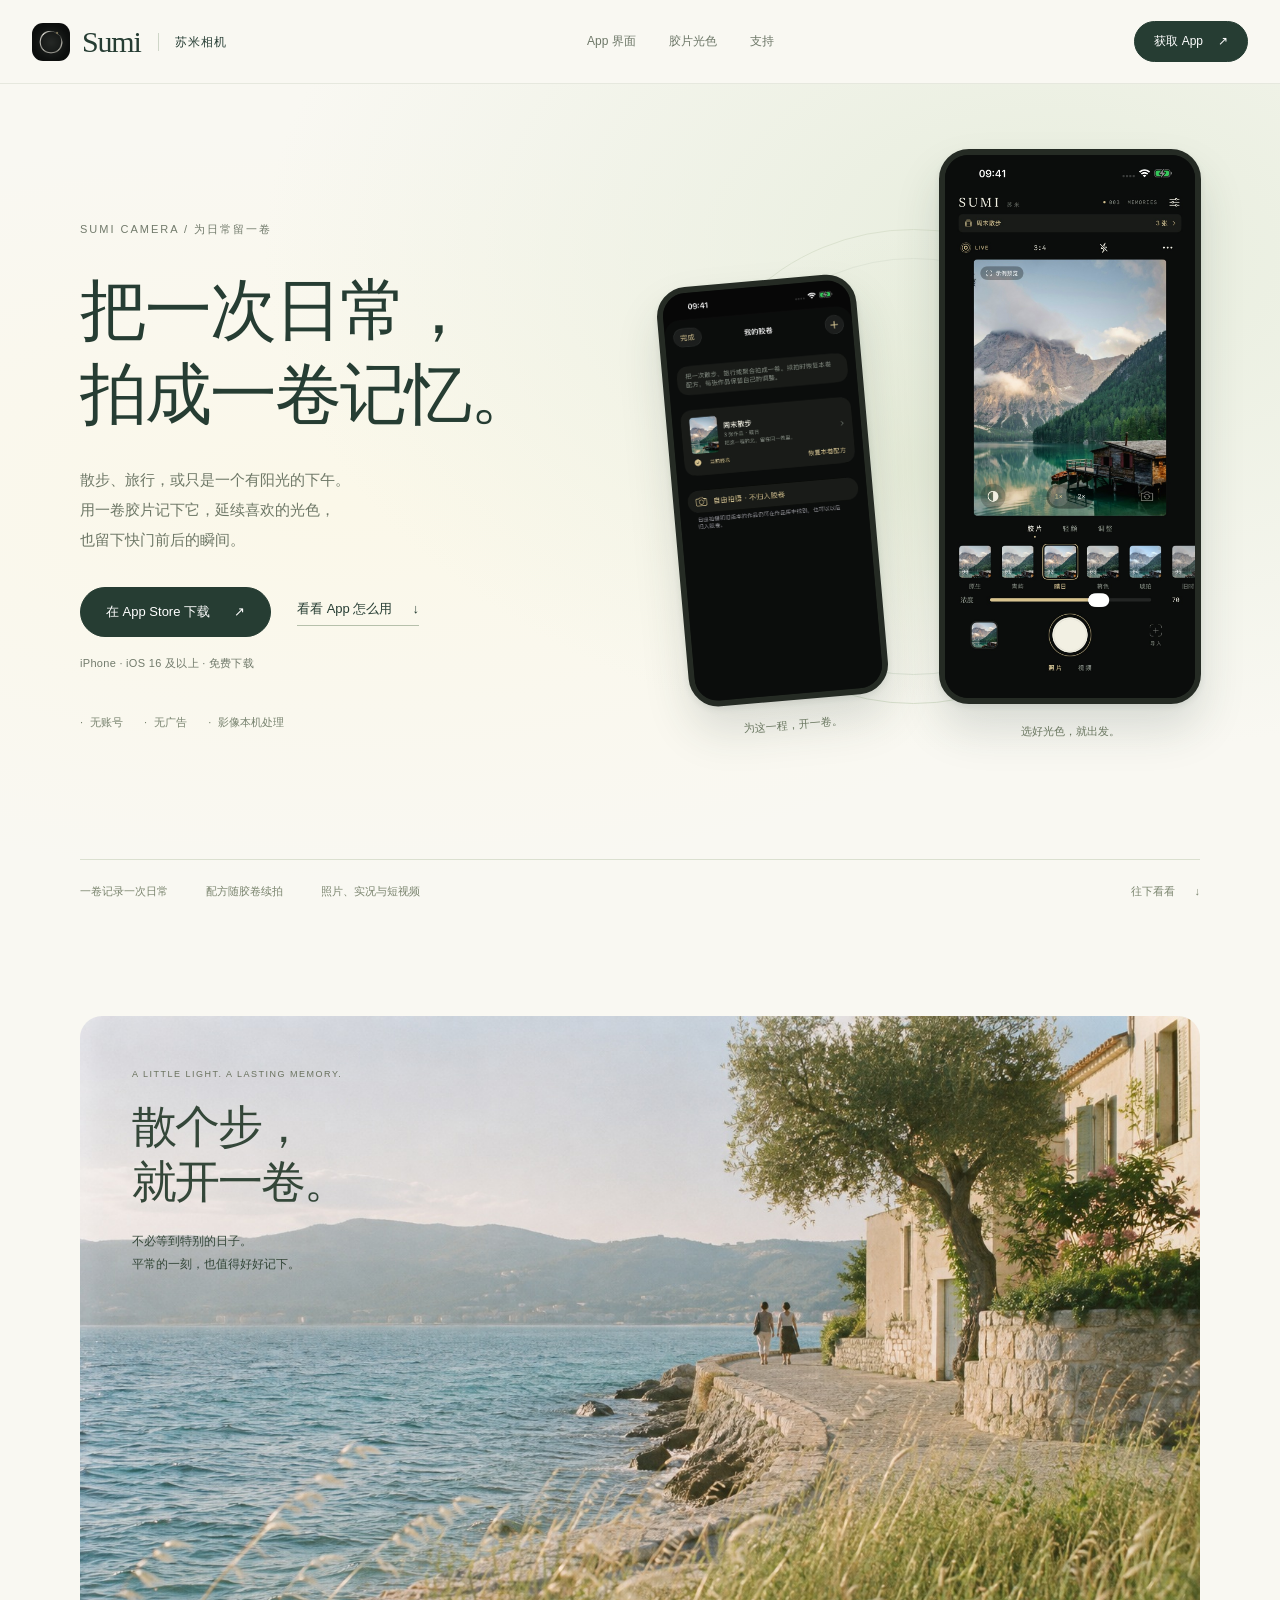
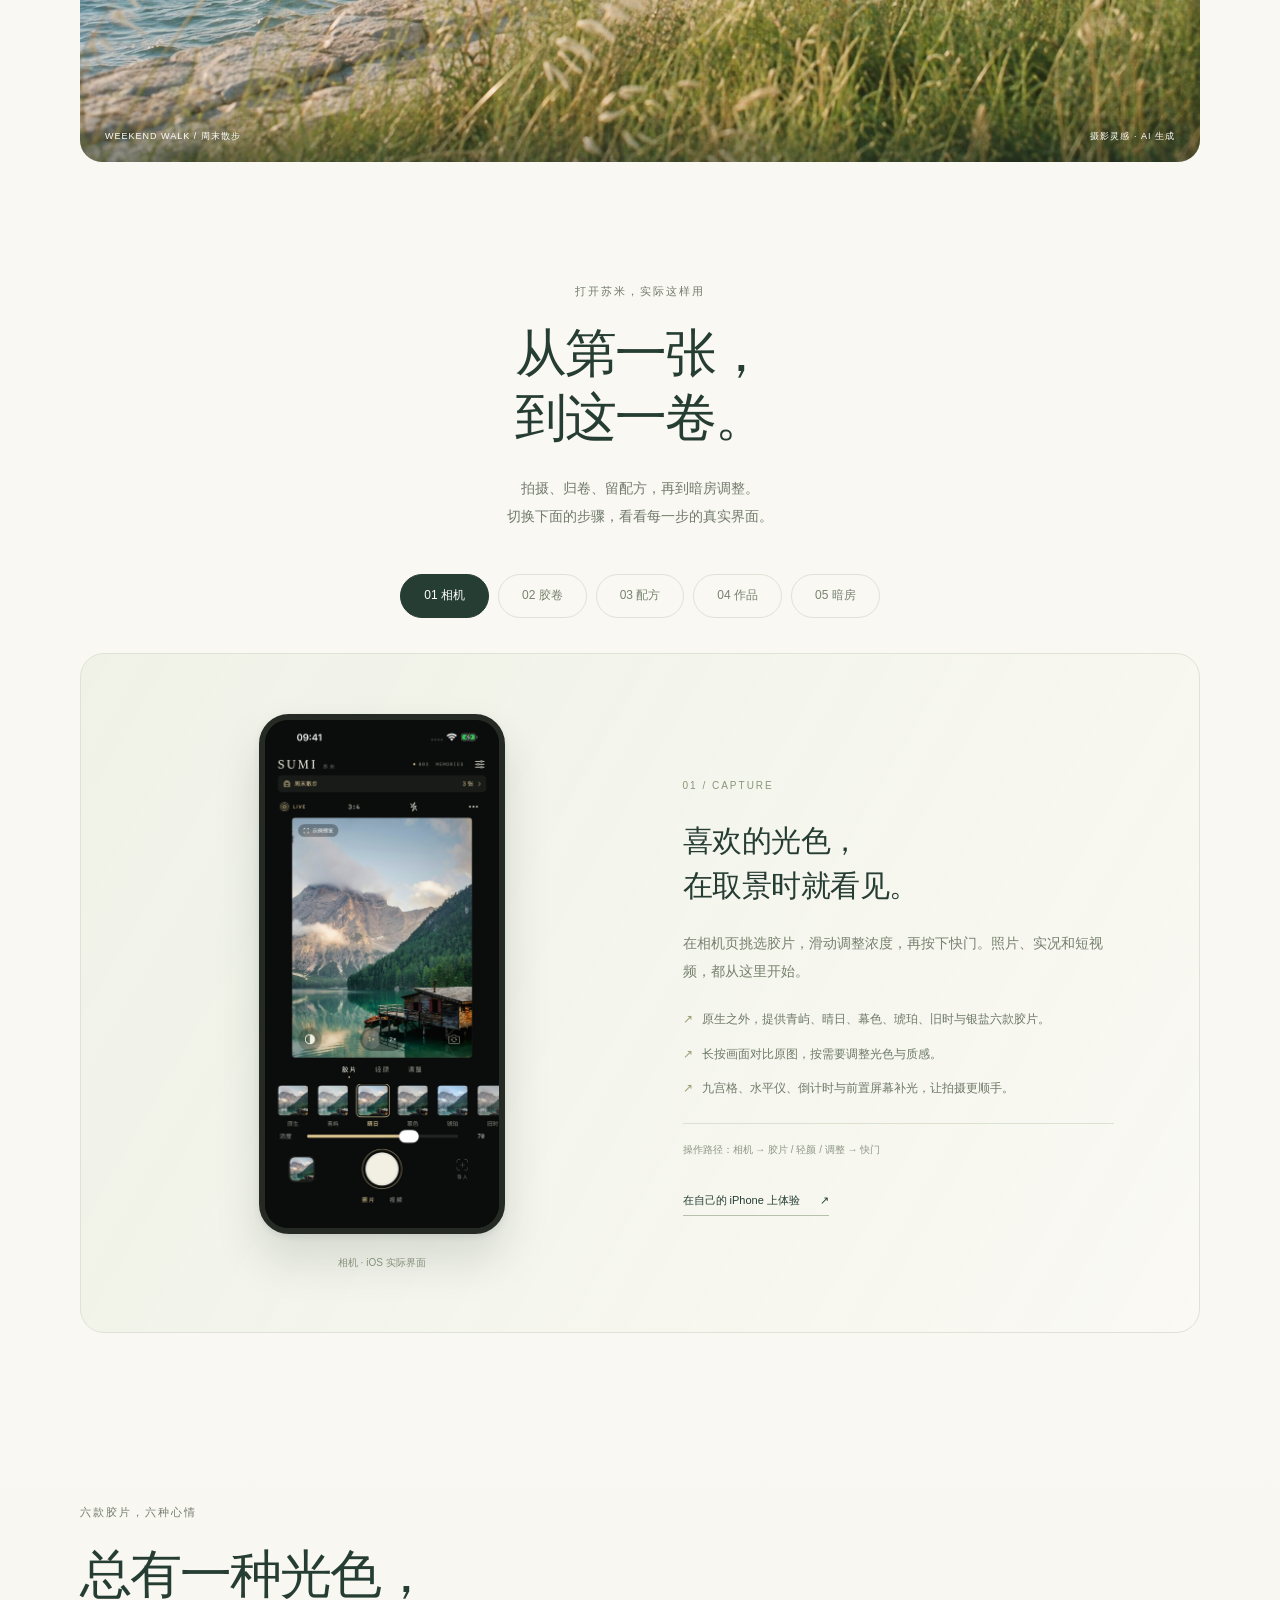
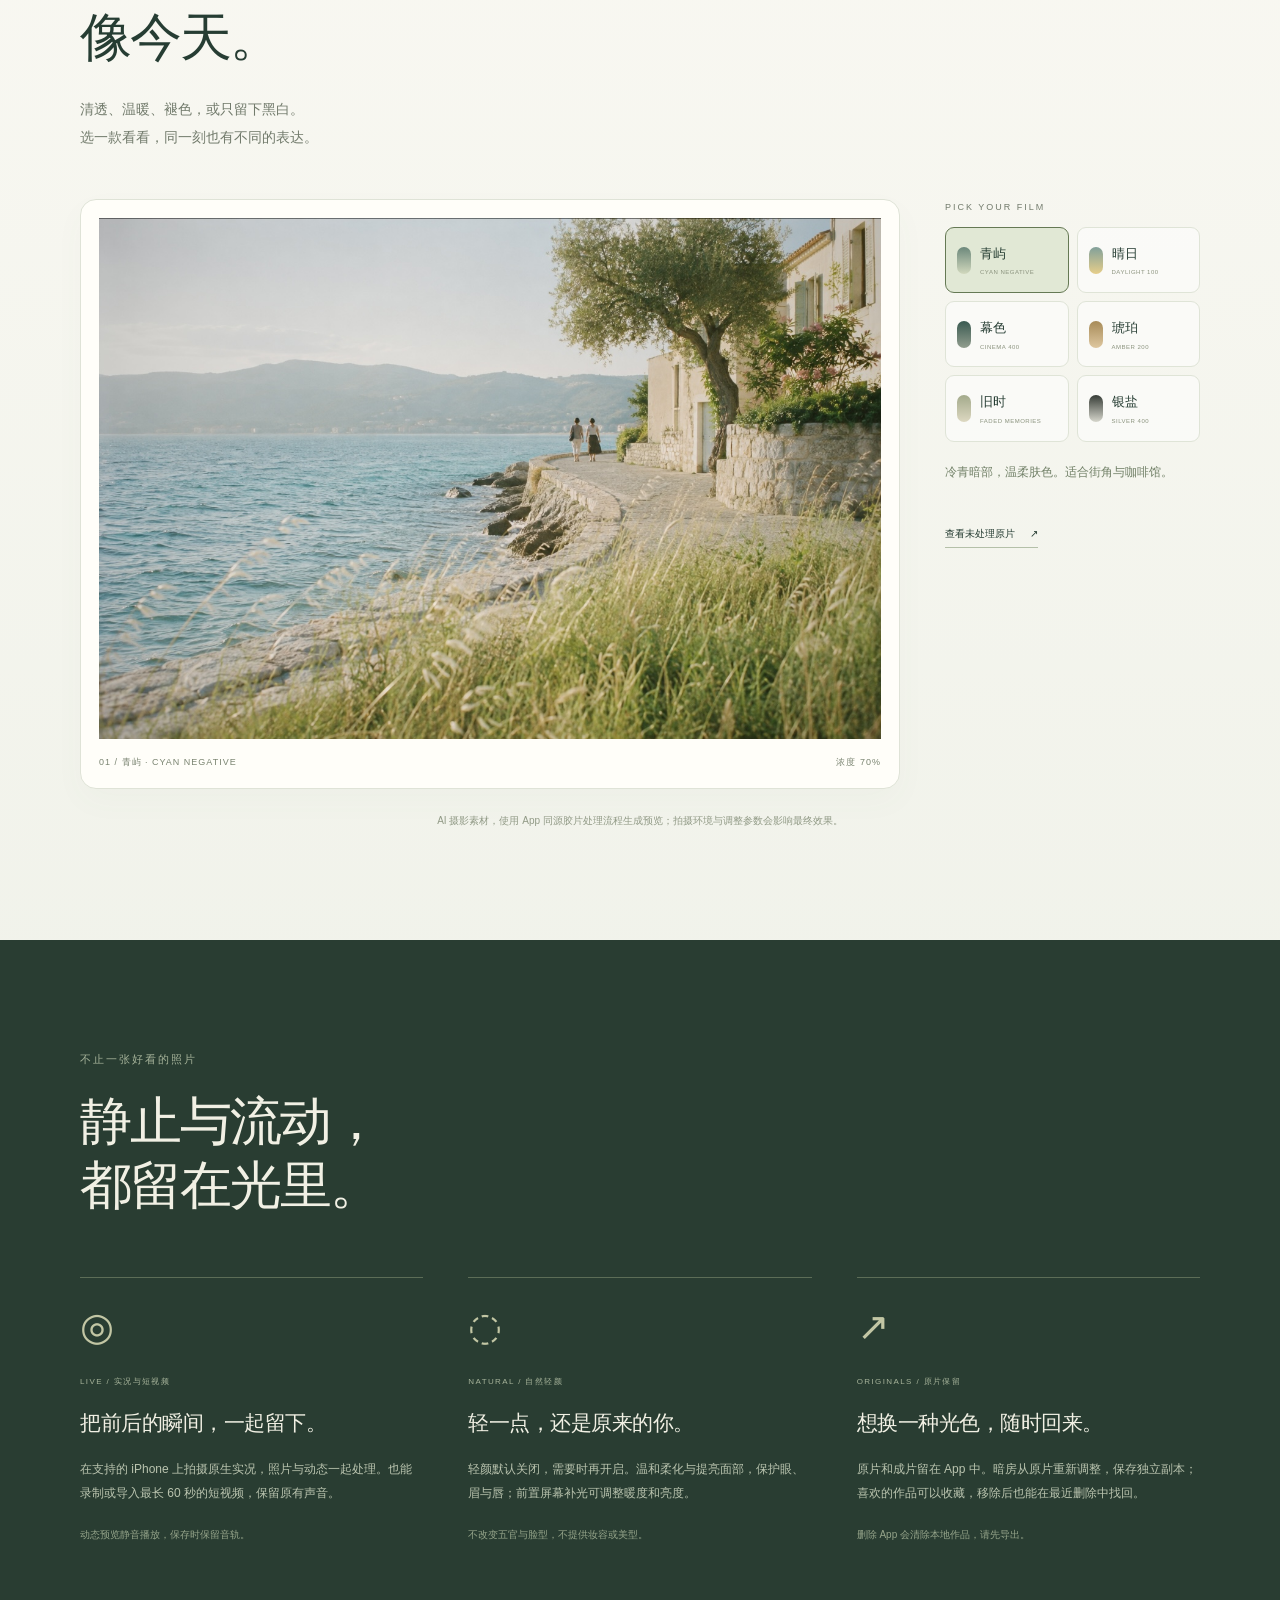
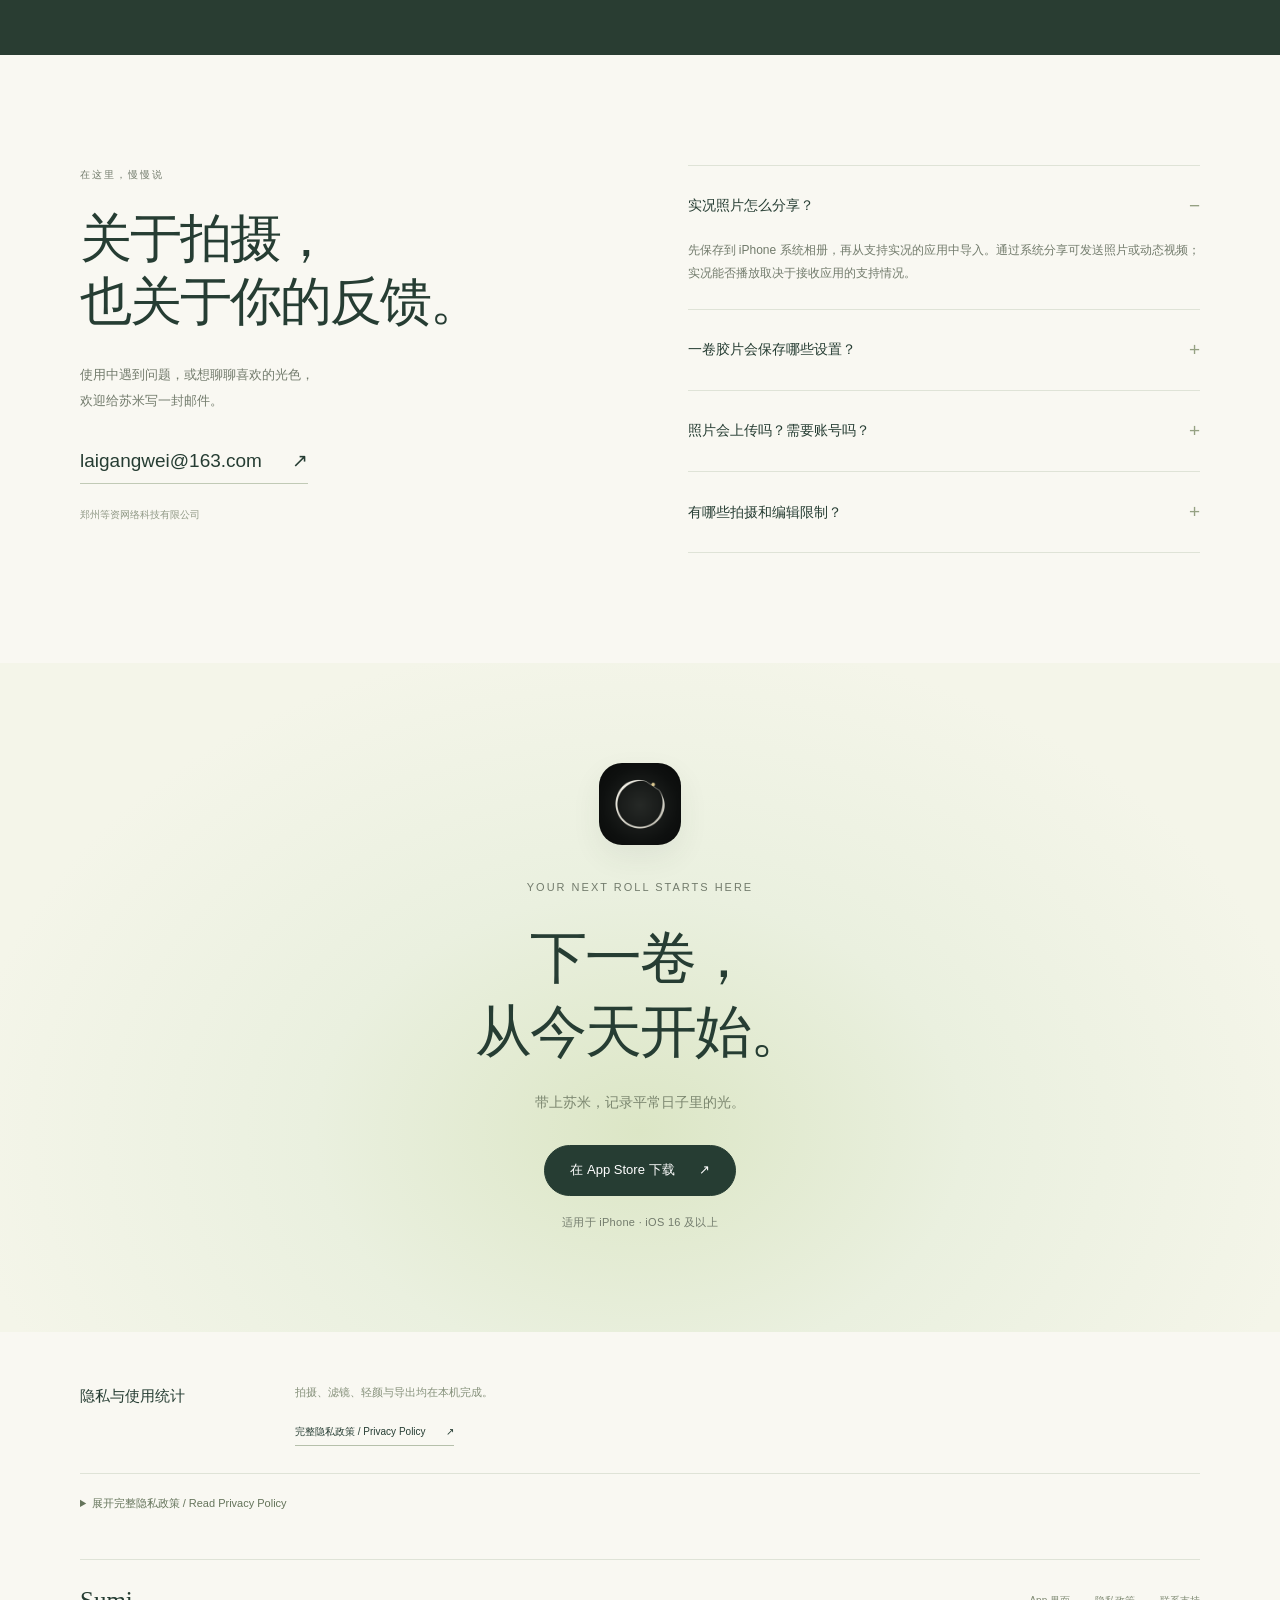
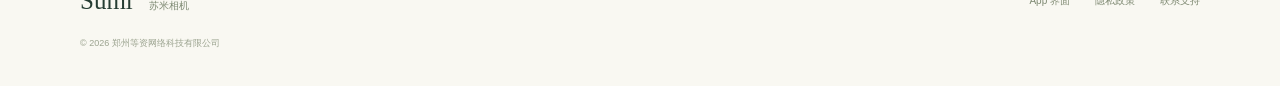
<file: index.html>
<!doctype html>
<html lang="zh-Hans">
<head>
  <meta charset="utf-8">
  <meta name="viewport" content="width=device-width,initial-scale=1">
  <meta name="theme-color" content="#f9f8f2">
  <title>苏米相机 Sumi Camera · 把一次日常，拍成一卷记忆</title>
  <meta name="description" content="苏米相机 Sumi Camera，用胶卷记录日常的 iPhone 实况相机。六款胶片、胶卷配方、自然轻颜与本机暗房，让照片和动态拥有喜欢的光色。">
  <link rel="canonical" href="https://eric-lai-hub.github.io/sumi-camera-pages/">
  <meta property="og:title" content="苏米相机 Sumi Camera · 把一次日常，拍成一卷记忆">
  <meta property="og:description" content="胶卷记录、配方续拍、实况与暗房。给平常的日子，留一点喜欢的光色。">
  <meta property="og:image" content="https://eric-lai-hub.github.io/sumi-camera-pages/assets/coastal-walk.jpg">
  <meta property="og:type" content="website">
  <link rel="icon" href="assets/icon.png">
  <link rel="stylesheet" href="style.css?v=20261116-sumi">
  <script src="app.js?v=20261116-sumi" defer></script>
</head>
<body>
<a class="skip-link" href="#main">跳到正文</a>
<header class="site-header"><div class="header-inner">
  <a class="brand" href="#main" aria-label="苏米相机首页"><img src="assets/icon.png" alt="" width="40" height="40"><span class="brand-name">Sumi<span>苏米相机</span></span></a>
  <nav aria-label="页面导航"><a href="#experience">App 界面</a><a href="#films">胶片光色</a><a href="#support">支持</a></nav>
  <a class="button small" href="https://apps.apple.com/cn/app/id6811032651">获取 App <span aria-hidden="true">↗</span></a>
</div></header>
<main id="main">
<section class="hero" aria-labelledby="hero-title"><div class="wrap hero-grid">
  <div class="hero-copy"><p class="eyebrow">SUMI CAMERA / 为日常留一卷</p><h1 id="hero-title">把一次日常，<br>拍成一卷记忆。</h1><p class="hero-description">散步、旅行，或只是一个有阳光的下午。<br>用一卷胶片记下它，延续喜欢的光色，<br>也留下快门前后的瞬间。</p><div class="hero-actions"><a class="button" href="https://apps.apple.com/cn/app/id6811032651">在 App Store 下载 <span aria-hidden="true">↗</span></a><a class="text-link" href="#experience">看看 App 怎么用 <span aria-hidden="true">↓</span></a></div><p class="availability">iPhone · iOS 16 及以上 · 免费下载</p><div class="hero-notes"><span>无账号</span><span>无广告</span><span>影像本机处理</span></div></div>
  <div class="hero-visual" aria-label="苏米相机实际 iOS 界面"><div class="hero-halo" aria-hidden="true"></div><figure class="hero-roll"><a class="phone secondary" href="assets/app-rolls.jpg" data-preview aria-label="查看我的胶卷界面大图"><img src="assets/app-rolls.jpg" alt="iOS 我的胶卷页面，周末散步胶卷带有封面、短记与恢复本卷配方入口。" width="960" height="2086"></a><figcaption>为这一程，开一卷。</figcaption></figure><figure class="hero-camera"><a class="phone primary" href="assets/app-camera.jpg" data-preview aria-label="查看相机界面大图"><img src="assets/app-camera.jpg" alt="苏米相机 iOS 取景界面，湖畔示例画面下方有胶片、浓度、快门与导入入口。" width="960" height="2086" fetchpriority="high"></a><figcaption>选好光色，就出发。</figcaption></figure></div>
</div><div class="wrap hero-bottom"><span>一卷记录一次日常</span><span>配方随胶卷续拍</span><span>照片、实况与短视频</span><a href="#experience">往下看看 <span aria-hidden="true">↓</span></a></div></section>

<section class="moment-section"><div class="wrap"><figure class="moment"><img src="assets/coastal-walk.jpg" alt="柔和日光下，两位同行的人沿着海边石道散步，前景是随风生长的野草。" width="1536" height="1024" loading="lazy"><div class="moment-copy"><p class="eyebrow">A LITTLE LIGHT. A LASTING MEMORY.</p><h2>散个步，<br>就开一卷。</h2><p>不必等到特别的日子。<br>平常的一刻，也值得好好记下。</p></div><figcaption><span>WEEKEND WALK / 周末散步</span><span>摄影灵感 · AI 生成</span></figcaption></figure></div></section>

<section id="experience" class="section experience" aria-labelledby="experience-title"><div class="wrap"><div class="section-heading centered"><p class="eyebrow">打开苏米，实际这样用</p><h2 id="experience-title">从第一张，<br>到这一卷。</h2><p>拍摄、归卷、留配方，再到暗房调整。<br>切换下面的步骤，看看每一步的真实界面。</p></div>
  <div class="step-tabs" role="tablist" aria-label="苏米相机操作步骤"><button role="tab" aria-selected="true" aria-controls="step-panel" id="tab-camera" data-step="camera">01 相机</button><button role="tab" aria-selected="false" aria-controls="step-panel" tabindex="-1" id="tab-rolls" data-step="rolls">02 胶卷</button><button role="tab" aria-selected="false" aria-controls="step-panel" tabindex="-1" id="tab-recipe" data-step="recipe">03 配方</button><button role="tab" aria-selected="false" aria-controls="step-panel" tabindex="-1" id="tab-library" data-step="library">04 作品</button><button role="tab" aria-selected="false" aria-controls="step-panel" tabindex="-1" id="tab-darkroom" data-step="darkroom">05 暗房</button></div>
  <div class="step-panel" id="step-panel" role="tabpanel" aria-labelledby="tab-camera"><figure class="step-visual"><a class="phone walkthrough" href="assets/app-camera.jpg" data-preview id="step-image-link" aria-label="查看当前 App 界面大图"><img id="step-image" src="assets/app-camera.jpg" alt="苏米相机 iOS 拍摄页，展示胶片选择、浓度与快门。" width="960" height="2086" loading="lazy"></a><figcaption id="step-caption">相机 · iOS 实际界面</figcaption></figure><div class="step-copy"><span class="step-number" id="step-number">01 / CAPTURE</span><h3 id="step-title">喜欢的光色，<br>在取景时就看见。</h3><p id="step-description">在相机页挑选胶片，滑动调整浓度，再按下快门。照片、实况和短视频，都从这里开始。</p><ul id="step-points"><li>原生之外，提供青屿、晴日、幕色、琥珀、旧时与银盐六款胶片。</li><li>长按画面对比原图，按需要调整光色与质感。</li><li>九宫格、水平仪、倒计时与前置屏幕补光，让拍摄更顺手。</li></ul><p class="step-path" id="step-path">操作路径：相机 → 胶片 / 轻颜 / 调整 → 快门</p><a class="text-link" href="https://apps.apple.com/cn/app/id6811032651">在自己的 iPhone 上体验 <span aria-hidden="true">↗</span></a></div></div>
</div></section>

<section class="section films" id="films" aria-labelledby="films-title"><div class="wrap"><div class="section-heading"><p class="eyebrow">六款胶片，六种心情</p><h2 id="films-title">总有一种光色，<br>像今天。</h2><p>清透、温暖、褪色，或只留下黑白。<br>选一款看看，同一刻也有不同的表达。</p></div><div class="film-studio"><figure class="film-figure"><a href="assets/film-negative.jpg" id="film-image-link" data-preview aria-label="查看当前胶片预览大图"><img id="film-image" src="assets/film-negative.jpg" width="1280" height="853" alt="青屿胶片预览，海边散步画面带有柔和的冷青色调。" loading="lazy"></a><figcaption><span id="film-caption">01 / 青屿 · CYAN NEGATIVE</span><span>浓度 70%</span></figcaption></figure><div class="film-controls"><p class="eyebrow">PICK YOUR FILM</p><div class="film-buttons" aria-label="选择胶片预览"><button data-film="negative" aria-pressed="true"><span class="swatch cyan"></span><span>青屿<small>CYAN NEGATIVE</small></span><span class="film-order">01</span></button><button data-film="daylight" aria-pressed="false"><span class="swatch daylight"></span><span>晴日<small>DAYLIGHT 100</small></span><span class="film-order">02</span></button><button data-film="cinema" aria-pressed="false"><span class="swatch cinema"></span><span>幕色<small>CINEMA 400</small></span><span class="film-order">03</span></button><button data-film="amber" aria-pressed="false"><span class="swatch amber"></span><span>琥珀<small>AMBER 200</small></span><span class="film-order">04</span></button><button data-film="faded" aria-pressed="false"><span class="swatch faded"></span><span>旧时<small>FADED MEMORIES</small></span><span class="film-order">05</span></button><button data-film="monochrome" aria-pressed="false"><span class="swatch monochrome"></span><span>银盐<small>SILVER 400</small></span><span class="film-order">06</span></button></div><p class="film-detail" id="film-detail" aria-live="polite">冷青暗部，温柔肤色。适合街角与咖啡馆。</p><button class="original-button" id="film-original" aria-pressed="false">查看未处理原片 <span aria-hidden="true">↗</span></button></div></div><p class="image-note">AI 摄影素材，使用 App 同源胶片处理流程生成预览；拍摄环境与调整参数会影响最终效果。</p></div></section>

<section class="essentials section" aria-labelledby="essentials-title"><div class="wrap"><div class="section-heading"><p class="eyebrow">不止一张好看的照片</p><h2 id="essentials-title">静止与流动，<br>都留在光里。</h2></div><div class="essentials-grid"><article><span class="feature-mark live-mark" aria-hidden="true">◎</span><p class="eyebrow">LIVE / 实况与短视频</p><h3>把前后的瞬间，一起留下。</h3><p>在支持的 iPhone 上拍摄原生实况，照片与动态一起处理。也能录制或导入最长 60 秒的短视频，保留原有声音。</p><p class="feature-note">动态预览静音播放，保存时保留音轨。</p></article><article><span class="feature-mark" aria-hidden="true">◌</span><p class="eyebrow">NATURAL / 自然轻颜</p><h3>轻一点，还是原来的你。</h3><p>轻颜默认关闭，需要时再开启。温和柔化与提亮面部，保护眼、眉与唇；前置屏幕补光可调整暖度和亮度。</p><p class="feature-note">不改变五官与脸型，不提供妆容或美型。</p></article><article><span class="feature-mark" aria-hidden="true">↗</span><p class="eyebrow">ORIGINALS / 原片保留</p><h3>想换一种光色，随时回来。</h3><p>原片和成片留在 App 中。暗房从原片重新调整，保存独立副本；喜欢的作品可以收藏，移除后也能在最近删除中找回。</p><p class="feature-note">删除 App 会清除本地作品，请先导出。</p></article></div></div></section>

<section class="section support" id="support" aria-labelledby="support-title"><div class="wrap support-grid"><div><p class="eyebrow">在这里，慢慢说</p><h2 id="support-title">关于拍摄，<br>也关于你的反馈。</h2><p>使用中遇到问题，或想聊聊喜欢的光色，<br>欢迎给苏米写一封邮件。</p><a class="contact-email" href="mailto:laigangwei@163.com">laigangwei@163.com <span aria-hidden="true">↗</span></a><p class="support-brand">郑州等资网络科技有限公司</p></div><div class="faq"><details open><summary>实况照片怎么分享？</summary><p>先保存到 iPhone 系统相册，再从支持实况的应用中导入。通过系统分享可发送照片或动态视频；实况能否播放取决于接收应用的支持情况。</p></details><details><summary>一卷胶片会保存哪些设置？</summary><p>保存胶片、浓度、光色、颗粒、柔光、暗角、轻颜与画幅。选择这卷续拍时可恢复配方。临时拍摄调整不会自动改写配方，更新配方也不会改变已有作品。</p></details><details><summary>照片会上传吗？需要账号吗？</summary><p>不需要账号。影像处理在本机完成，苏米不建立照片或视频上传服务。含使用统计功能的版本需要应用内同意和系统 ATT 均允许后才启用，拒绝不影响拍摄与编辑，可在设置中关闭。</p><a href="privacy.html">阅读完整隐私政策 ↗</a></details><details><summary>有哪些拍摄和编辑限制？</summary><p>需要 iOS 16 或更新版本。实况、镜头与闪光能力依设备而定。当前不支持 RAW、HDR 视频、4K 或手动快门 / ISO，也不提供视频剪辑时间轴与实况关键帧选择。</p></details></div></div></section>

<section class="download-section" id="download"><div class="wrap download-inner"><img class="download-icon" src="assets/icon.png" alt="苏米相机 App 图标" width="88" height="88" loading="lazy"><p class="eyebrow">YOUR NEXT ROLL STARTS HERE</p><h2>下一卷，<br>从今天开始。</h2><p>带上苏米，记录平常日子里的光。</p><a class="button" href="https://apps.apple.com/cn/app/id6811032651">在 App Store 下载 <span aria-hidden="true">↗</span></a><span class="availability">适用于 iPhone · iOS 16 及以上</span></div></section>
<section class="privacy-summary wrap" id="privacy" aria-labelledby="privacy-title"><h2 id="privacy-title">隐私与使用统计</h2><p>拍摄、滤镜、轻颜与导出均在本机完成。</p><a class="text-link" href="privacy.html">完整隐私政策 / Privacy Policy <span aria-hidden="true">↗</span></a><details class="privacy-inline"><summary>展开完整隐私政策 / Read Privacy Policy</summary><div class="policy-content"><h2>隐私政策 · Privacy Policy</h2>
<p class="sub">最后更新：2026 年 11 月 16 日 / Last updated: 16 November 2026</p>
<h3>适用版本与本机影像处理</h3>
<p>本政策适用于郑州等资网络科技有限公司提供的苏米相机（Sumi Camera）。1.0.1 起包含可选的友盟使用统计；1.0.0 不包含统计 SDK。应用不设账号、不展示广告。拍摄、滤镜、轻颜、胶卷、暗房与导出均在 iPhone 本机完成，照片、视频、面部数据、胶卷名称、备注与文件路径不会作为统计内容上传。</p>
<h3>可选统计与系统授权</h3>
<p>首次运行会展示「隐私与使用统计」。只有您同意开启统计，且在 iOS 系统 App 跟踪透明度（ATT）弹窗中允许跟踪后，应用才初始化友盟 SDK。拒绝任一授权不影响全部拍摄和编辑功能；未授权时不初始化 SDK，也不缓存等待上传的使用事件。</p>
<p>SDK 名称：友盟移动统计 SDK（UMCommon 7.7.0、UMDevice 3.6.0）。运营方：友盟同欣（北京）科技有限公司。使用目的：分析启动、会话、页面访问、拍摄、导入、编辑保存与相册导出等功能使用情况，帮助改进产品。</p>
<p>授权后，SDK 会处理设备标识（如 IDFV、SDK 生成标识）、设备型号、操作系统与应用版本、网络信息（含 IP 地址及联网方式）、使用交互数据。功能事件仅发送固定事件名称、作品类型、胶片风格及是否为示例等枚举值，不发送作品内容或自定义文字。</p>
<p>友盟 SDK 的隐私声明还包含广告数据、第三方广告用途及广告衡量相关的跨应用跟踪；因此我们在系统 ATT 授权前不启动 SDK，并在商店披露相关数据用途。苏米不展示广告，未集成 IDFA 组件，关闭 ASA、SKAN 及进端归因采集。有关友盟处理、保存与保护数据的规则，请参阅 <a href="https://www.umeng.com/page/policy">友盟隐私政策</a>。</p>
<h3>关闭、撤回与数据请求</h3>
<p>您可随时在「苏米 → 设置 → 隐私与使用统计」选择「不开启使用统计」，或在 iOS「设置 → 隐私与安全性 → 跟踪」撤回系统授权。应用回到前台时会重新检查系统授权；SDK 统计关闭后不再提交后续功能事件。已提交的数据不会因关闭统计或卸载应用而自动删除。</p>
<p>如需了解、查阅、更正或删除统计数据，请联系 <a href="mailto:laigangwei@163.com">laigangwei@163.com</a>；我们会按请求核实并协助联系 SDK 服务方。友盟的数据权益联系邮箱为 <a href="mailto:Umeng_Legal@service.umeng.com">Umeng_Legal@service.umeng.com</a>。请勿在普通邮件中发送照片、证件或其他无关敏感信息。</p>
<h3>系统权限与本地保存</h3>
<ul>
<li>相机权限用于取景和拍摄；麦克风权限仅在记录实况声音或视频时按需请求。</li>
<li>相册导入使用系统照片选择器，只读取您主动选择的项目。手动保存或您开启的自动保存使用「仅添加照片」权限。</li>
<li>原片、成片、胶卷和设置保存在 App 沙盒中，删除 App 会清除这些本地数据。重要作品请先导出。已经导出到系统相册的内容由系统相册管理。</li>
<li>应用不请求精确位置权限；导出的照片移除 GPS 定位信息。网络 IP 地址仍可能反映大致区域。</li>
<li>系统权限可在 iOS「设置」中撤回。统计开关与拍摄权限互不依赖。</li>
</ul>
<h3>English</h3>
<p>Sumi Camera is provided by Zhengzhou Dengzi Network Technology Co., Ltd. Version 1.0.1 introduces optional Umeng analytics; version 1.0.0 has no analytics SDK. There is no account and no in-app advertising. Capture, film processing, retouching and editing happen on your iPhone. Photos, videos, face data, roll names, notes and file paths are not sent as analytics.</p>
<p>The Umeng SDK starts only after both your in-app analytics consent and iOS App Tracking Transparency (ATT) authorization. Declining either leaves all capture and editing features available. No usage events are buffered for later upload before authorization.</p>
<p>Umeng Mobile Analytics (UMCommon 7.7.0 and UMDevice 3.6.0), operated by Umeng Tongxin (Beijing) Technology Co., Ltd., processes device identifiers such as IDFV and SDK-generated identifiers, device/system/app information, network information including IP address and connection type, sessions, page visits and feature interactions. Feature events contain only fixed values such as media type, film style and sample status. IP addresses may indicate an approximate region.</p>
<p>The SDK privacy declaration also includes advertising data, third-party advertising purposes and cross-app tracking related to advertising measurement. We therefore require ATT authorization before initializing it and disclose these uses on the App Store. Sumi does not display ads, does not integrate the IDFA component, and disables ASA, SKAN and inbound attribution collection. See the <a href="https://www.umeng.com/page/policy">Umeng Privacy Policy</a> for its data handling and retention rules.</p>
<p>You may disable analytics in Sumi Settings → Privacy and Usage Analytics, or revoke tracking in iOS Settings → Privacy &amp; Security → Tracking. The app checks system authorization when returning to the foreground. Disabling analytics stops subsequent feature-event submissions; it does not automatically erase data already sent. Contact <a href="mailto:laigangwei@163.com">laigangwei@163.com</a> for access, correction or deletion requests; we can assist in contacting the SDK provider, whose privacy contact is <a href="mailto:Umeng_Legal@service.umeng.com">Umeng_Legal@service.umeng.com</a>.</p>
<p>Camera access is used for capture, microphone access for Live Photo/video sound, and add-only Photos access for manual or enabled automatic saving. Importing uses the system photo picker. Originals, edits, rolls and preferences stay in the app sandbox and are removed with the app; exported items remain in Photos. The app does not request precise location permission and removes GPS metadata from exported photos. You may revoke permissions in iOS Settings.</p>
<p>联系 / Contact: <a href="mailto:laigangwei@163.com">laigangwei@163.com</a></p></div></details></section>
</main>
<footer class="site-footer wrap"><a class="footer-brand" href="#main">Sumi <span>苏米相机</span></a><nav aria-label="页脚"><a href="#experience">App 界面</a><a href="privacy.html">隐私政策</a><a href="mailto:laigangwei@163.com">联系支持</a></nav><p>© 2026 郑州等资网络科技有限公司</p></footer>
<dialog class="image-dialog" id="image-dialog" aria-label="图片大图预览"><div class="dialog-toolbar"><span id="dialog-caption">App 界面</span><button id="close-preview" aria-label="关闭大图">关闭 <span aria-hidden="true">×</span></button></div><img id="dialog-image" alt=""></dialog>
</body>
</html>
</file>
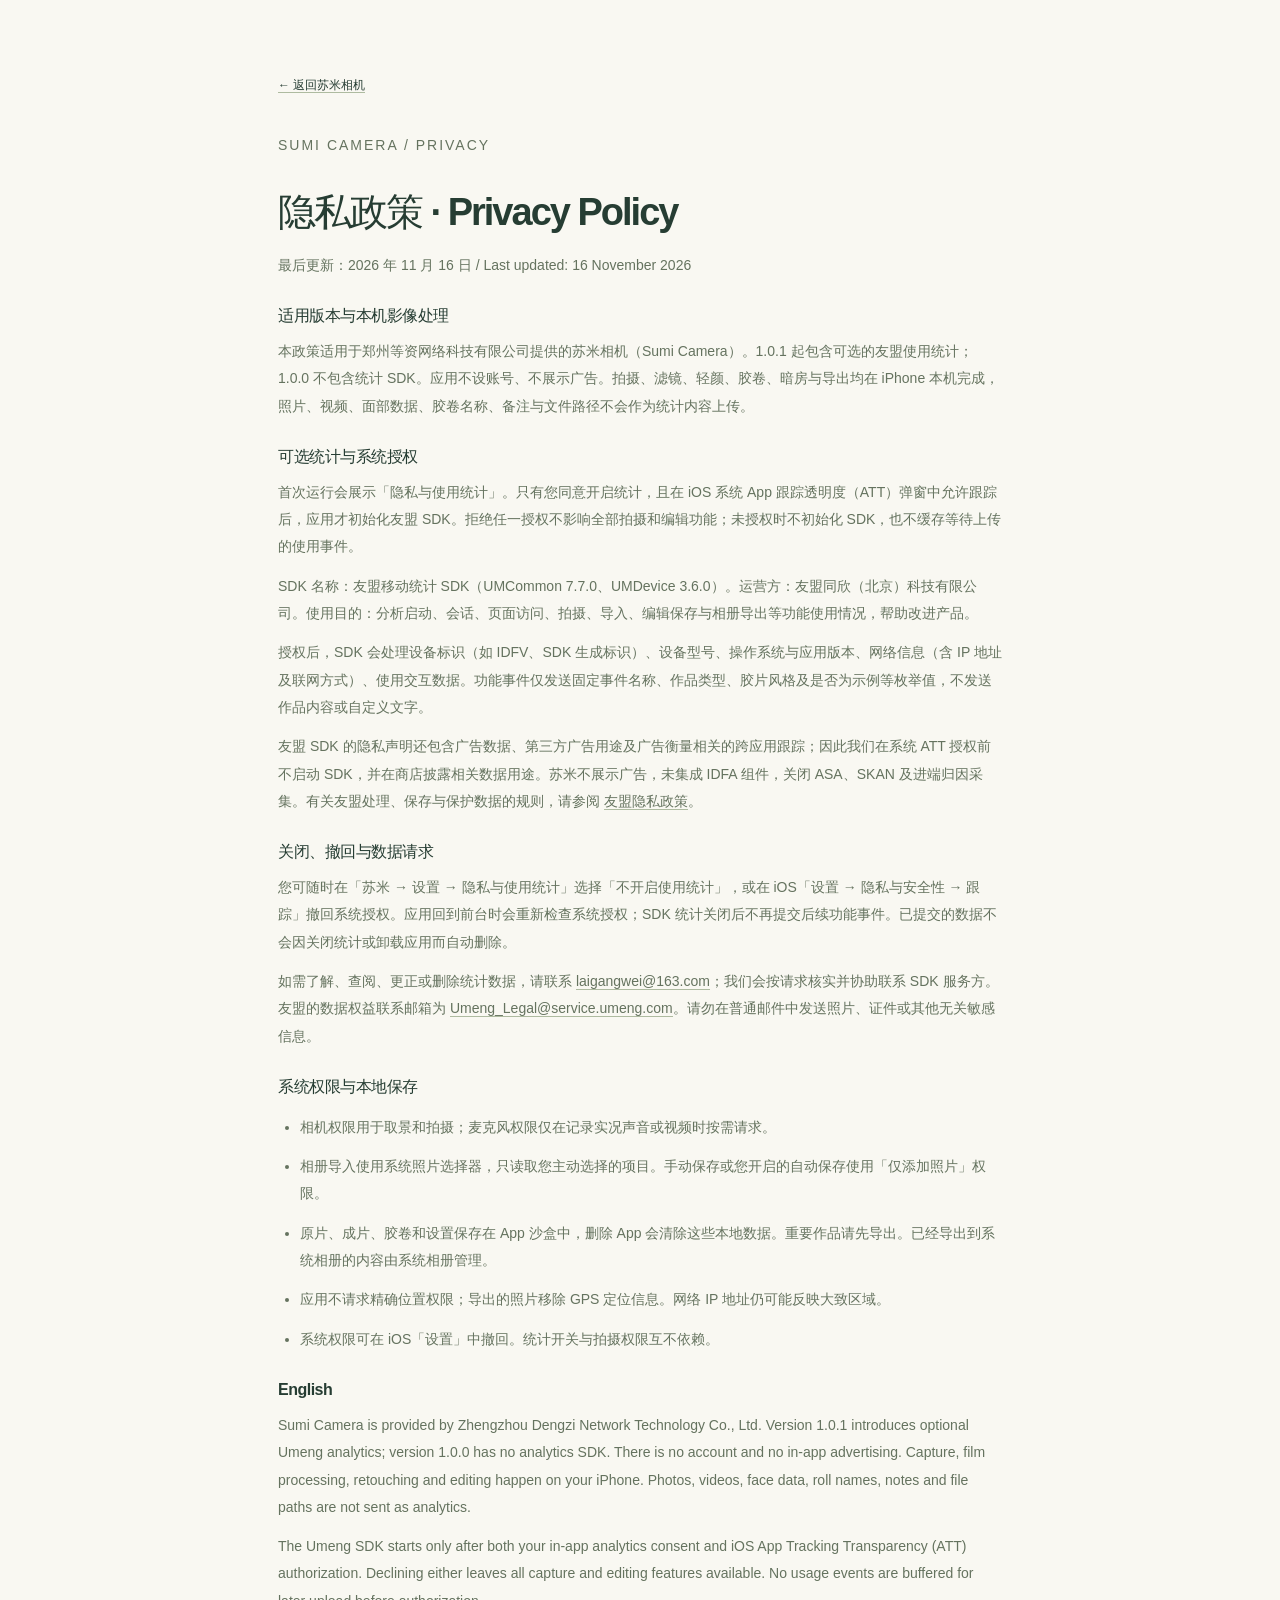
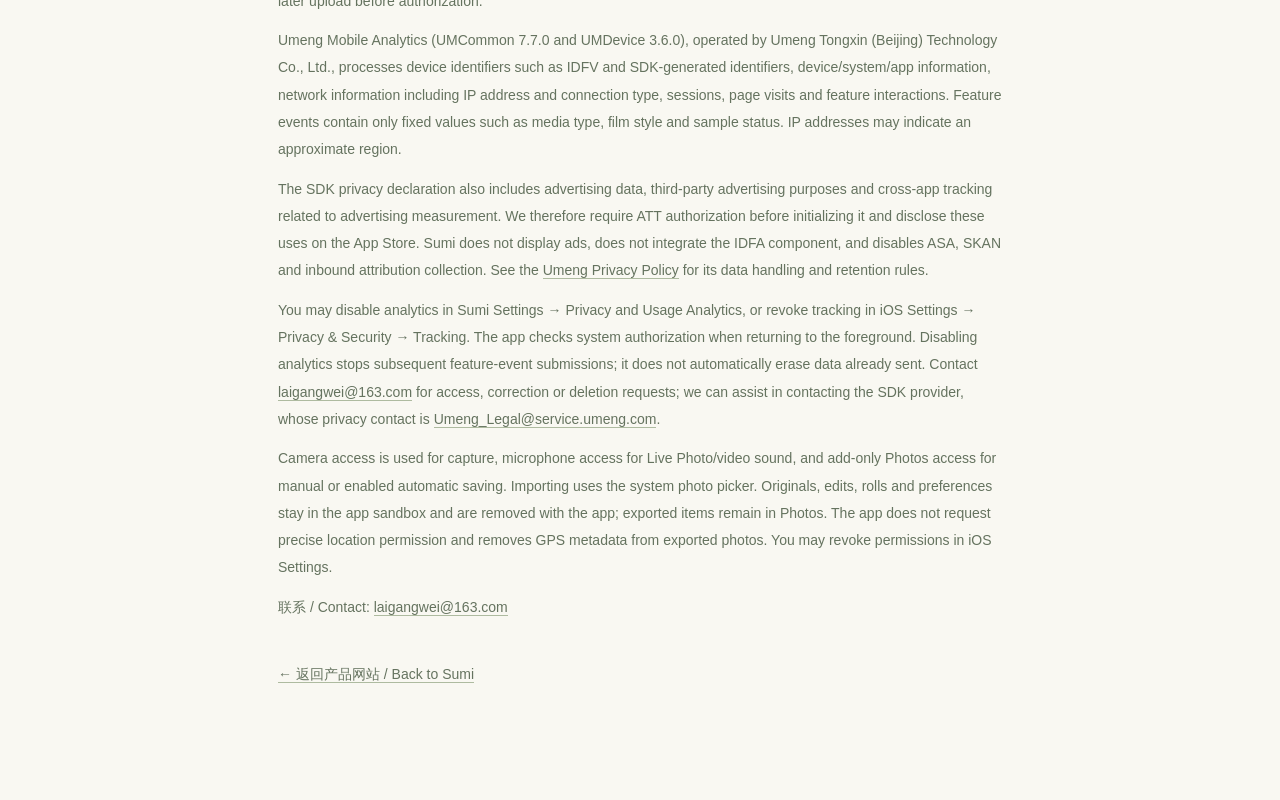
<file: privacy.html>
<!doctype html>
<html lang="zh-Hans"><head><meta charset="utf-8"><meta name="viewport" content="width=device-width,initial-scale=1"><meta name="theme-color" content="#f9f8f2"><title>隐私政策 · 苏米相机 Sumi Camera</title><meta name="description" content="苏米相机的影像本机处理、权限、可选友盟统计、ATT 授权及数据权益联系方式。"><link rel="icon" href="assets/icon.png"><link rel="stylesheet" href="style.css?v=20261116-sumi"></head><body><main class="policy-page"><a class="back-link" href="index.html">← 返回苏米相机</a><p class="eyebrow" style="margin-top:35px">SUMI CAMERA / PRIVACY</p>
<h1>隐私政策 · Privacy Policy</h1>
<p class="sub">最后更新：2026 年 11 月 16 日 / Last updated: 16 November 2026</p>
<h3>适用版本与本机影像处理</h3>
<p>本政策适用于郑州等资网络科技有限公司提供的苏米相机（Sumi Camera）。1.0.1 起包含可选的友盟使用统计；1.0.0 不包含统计 SDK。应用不设账号、不展示广告。拍摄、滤镜、轻颜、胶卷、暗房与导出均在 iPhone 本机完成，照片、视频、面部数据、胶卷名称、备注与文件路径不会作为统计内容上传。</p>
<h3>可选统计与系统授权</h3>
<p>首次运行会展示「隐私与使用统计」。只有您同意开启统计，且在 iOS 系统 App 跟踪透明度（ATT）弹窗中允许跟踪后，应用才初始化友盟 SDK。拒绝任一授权不影响全部拍摄和编辑功能；未授权时不初始化 SDK，也不缓存等待上传的使用事件。</p>
<p>SDK 名称：友盟移动统计 SDK（UMCommon 7.7.0、UMDevice 3.6.0）。运营方：友盟同欣（北京）科技有限公司。使用目的：分析启动、会话、页面访问、拍摄、导入、编辑保存与相册导出等功能使用情况，帮助改进产品。</p>
<p>授权后，SDK 会处理设备标识（如 IDFV、SDK 生成标识）、设备型号、操作系统与应用版本、网络信息（含 IP 地址及联网方式）、使用交互数据。功能事件仅发送固定事件名称、作品类型、胶片风格及是否为示例等枚举值，不发送作品内容或自定义文字。</p>
<p>友盟 SDK 的隐私声明还包含广告数据、第三方广告用途及广告衡量相关的跨应用跟踪；因此我们在系统 ATT 授权前不启动 SDK，并在商店披露相关数据用途。苏米不展示广告，未集成 IDFA 组件，关闭 ASA、SKAN 及进端归因采集。有关友盟处理、保存与保护数据的规则，请参阅 <a href="https://www.umeng.com/page/policy">友盟隐私政策</a>。</p>
<h3>关闭、撤回与数据请求</h3>
<p>您可随时在「苏米 → 设置 → 隐私与使用统计」选择「不开启使用统计」，或在 iOS「设置 → 隐私与安全性 → 跟踪」撤回系统授权。应用回到前台时会重新检查系统授权；SDK 统计关闭后不再提交后续功能事件。已提交的数据不会因关闭统计或卸载应用而自动删除。</p>
<p>如需了解、查阅、更正或删除统计数据，请联系 <a href="mailto:laigangwei@163.com">laigangwei@163.com</a>；我们会按请求核实并协助联系 SDK 服务方。友盟的数据权益联系邮箱为 <a href="mailto:Umeng_Legal@service.umeng.com">Umeng_Legal@service.umeng.com</a>。请勿在普通邮件中发送照片、证件或其他无关敏感信息。</p>
<h3>系统权限与本地保存</h3>
<ul>
<li>相机权限用于取景和拍摄；麦克风权限仅在记录实况声音或视频时按需请求。</li>
<li>相册导入使用系统照片选择器，只读取您主动选择的项目。手动保存或您开启的自动保存使用「仅添加照片」权限。</li>
<li>原片、成片、胶卷和设置保存在 App 沙盒中，删除 App 会清除这些本地数据。重要作品请先导出。已经导出到系统相册的内容由系统相册管理。</li>
<li>应用不请求精确位置权限；导出的照片移除 GPS 定位信息。网络 IP 地址仍可能反映大致区域。</li>
<li>系统权限可在 iOS「设置」中撤回。统计开关与拍摄权限互不依赖。</li>
</ul>
<h3>English</h3>
<p>Sumi Camera is provided by Zhengzhou Dengzi Network Technology Co., Ltd. Version 1.0.1 introduces optional Umeng analytics; version 1.0.0 has no analytics SDK. There is no account and no in-app advertising. Capture, film processing, retouching and editing happen on your iPhone. Photos, videos, face data, roll names, notes and file paths are not sent as analytics.</p>
<p>The Umeng SDK starts only after both your in-app analytics consent and iOS App Tracking Transparency (ATT) authorization. Declining either leaves all capture and editing features available. No usage events are buffered for later upload before authorization.</p>
<p>Umeng Mobile Analytics (UMCommon 7.7.0 and UMDevice 3.6.0), operated by Umeng Tongxin (Beijing) Technology Co., Ltd., processes device identifiers such as IDFV and SDK-generated identifiers, device/system/app information, network information including IP address and connection type, sessions, page visits and feature interactions. Feature events contain only fixed values such as media type, film style and sample status. IP addresses may indicate an approximate region.</p>
<p>The SDK privacy declaration also includes advertising data, third-party advertising purposes and cross-app tracking related to advertising measurement. We therefore require ATT authorization before initializing it and disclose these uses on the App Store. Sumi does not display ads, does not integrate the IDFA component, and disables ASA, SKAN and inbound attribution collection. See the <a href="https://www.umeng.com/page/policy">Umeng Privacy Policy</a> for its data handling and retention rules.</p>
<p>You may disable analytics in Sumi Settings → Privacy and Usage Analytics, or revoke tracking in iOS Settings → Privacy &amp; Security → Tracking. The app checks system authorization when returning to the foreground. Disabling analytics stops subsequent feature-event submissions; it does not automatically erase data already sent. Contact <a href="mailto:laigangwei@163.com">laigangwei@163.com</a> for access, correction or deletion requests; we can assist in contacting the SDK provider, whose privacy contact is <a href="mailto:Umeng_Legal@service.umeng.com">Umeng_Legal@service.umeng.com</a>.</p>
<p>Camera access is used for capture, microphone access for Live Photo/video sound, and add-only Photos access for manual or enabled automatic saving. Importing uses the system photo picker. Originals, edits, rolls and preferences stay in the app sandbox and are removed with the app; exported items remain in Photos. The app does not request precise location permission and removes GPS metadata from exported photos. You may revoke permissions in iOS Settings.</p>
<p>联系 / Contact: <a href="mailto:laigangwei@163.com">laigangwei@163.com</a></p>
<p style="margin-top:40px"><a href="index.html">← 返回产品网站 / Back to Sumi</a></p></main></body></html>
</file>
<file: style.css>
:root{color-scheme:light;--paper:#f9f8f2;--ink:#263d33;--muted:#727b6c;--sage:#e8ecdf;--line:#dfe3d7;--gold:#b2a078;font-family:-apple-system,BlinkMacSystemFont,"PingFang SC","Microsoft YaHei",sans-serif;font-synthesis:none}
*{box-sizing:border-box}html{scroll-behavior:smooth;scroll-padding-top:100px}body{margin:0;background:var(--paper);color:var(--ink);font-size:15px;line-height:1.8}a{color:inherit;text-decoration:none}button{font:inherit;color:inherit;cursor:pointer}img{display:block;max-width:100%}button,a,summary{-webkit-tap-highlight-color:transparent}button:focus-visible,a:focus-visible,summary:focus-visible{outline:3px solid #929f78;outline-offset:5px}p,h1,h2,h3,figure{margin:0}button{touch-action:manipulation}::selection{background:#d7dfc5}.wrap{width:min(1120px,calc(100% - 80px));margin-inline:auto}.section{padding:110px 0}.eyebrow{font-size:11px;font-weight:500;letter-spacing:2px;color:var(--muted)}h1,h2,h3{font-weight:570}h1,h2{letter-spacing:-2px;line-height:1.22}h2{font-size:52px}h3{line-height:1.5;letter-spacing:-.5px}.skip-link{position:fixed;top:-100px;left:20px;padding:10px 20px;background:#fff;z-index:10}.skip-link:focus{top:10px}.button{display:inline-flex;align-items:center;justify-content:center;gap:24px;padding:13px 25px;background:var(--ink);color:#fff;border:1px solid var(--ink);border-radius:40px;font-size:13px;line-height:1.7;transition:background .2s,transform .2s}.button:hover{background:#45624c;transform:translateY(-2px)}.button.small{font-size:12px;padding:9px 19px;gap:15px}.text-link{display:inline-flex;align-items:center;gap:20px;border-bottom:1px solid #b6c0ab;padding-bottom:4px;font-size:13px}.text-link:hover{color:#637953}.availability{color:var(--muted);font-size:11px;letter-spacing:.3px}
.site-header{position:sticky;top:0;z-index:5;background:rgba(249,248,242,.92);backdrop-filter:blur(20px);border-bottom:1px solid #e6e8de}.header-inner{width:min(1280px,calc(100% - 64px));height:83px;margin:auto;display:flex;align-items:center;justify-content:space-between;gap:24px}.brand{display:flex;gap:12px;align-items:center}.brand img{width:38px;height:38px;border-radius:11px}.brand-name{font:30px/1 Georgia,"Times New Roman",serif;letter-spacing:-1.2px;display:flex;align-items:center;gap:17px}.brand-name>span{font:12px/1.5 -apple-system,"PingFang SC",sans-serif;letter-spacing:1px;padding-left:16px;border-left:1px solid #cfd6c8}.site-header nav{display:flex;gap:33px;font-size:12px;color:#6e7868}.site-header nav a:hover{color:var(--ink)}
.hero{position:relative;overflow:hidden;background:radial-gradient(ellipse at 82% 20%,#e7eddd 0,transparent 53%),radial-gradient(ellipse at 26% 50%,#fbf8e9 0,transparent 63%)}.hero-grid{display:grid;grid-template-columns:1.03fr 1fr;align-items:center;gap:25px;padding-top:65px;padding-bottom:55px}.hero h1{font-size:clamp(48px,5.25vw,70px);margin:28px 0 29px;line-height:1.25}.hero-description{font-size:15px;line-height:2;color:#6e7867}.hero-actions{display:flex;gap:26px;align-items:center;margin-top:32px;flex-wrap:wrap}.hero-copy>.availability{margin-top:17px}.hero-notes{display:flex;gap:21px;margin-top:40px;font-size:11px;color:#78836f}.hero-notes span:before{content:'·';margin-right:7px}.hero-visual{position:relative;min-height:655px;margin-right:-10px}.hero-halo{position:absolute;width:475px;height:475px;border:1px solid #dbe2cf;border-radius:50%;left:15px;top:80px;background:radial-gradient(circle,#dce4cc88,transparent 70%)}.hero-halo:before{content:'';position:absolute;inset:28px;border:1px solid #dfe5d6;border-radius:50%}.phone{display:block;border:6px solid #252b24;border-radius:30px;background:#0b0e0b;box-shadow:0 25px 45px #263b3326,0 3px 6px #263b3317;transition:transform .25s}.phone:hover{transform:translateY(-4px)}.phone img{width:100%;height:auto;border-radius:23px}.hero-camera{position:absolute;width:262px;right:9px;top:0;z-index:2}.hero-roll{position:absolute;width:200px;left:13px;top:131px;transform:rotate(-5deg);z-index:1}.hero-visual figcaption{font-size:11px;color:#6a7760;margin-top:15px;text-align:center}.hero-camera figcaption{margin-top:18px}.screen-note{position:absolute;font-size:10px;letter-spacing:.5px;color:#8c9582;bottom:0;left:0;right:0;text-align:center}.hero-bottom{border-top:1px solid #dbe0d0;display:flex;align-items:center;gap:38px;font-size:11px;color:#7b856f;padding-top:22px;padding-bottom:24px}.hero-bottom a{margin-left:auto;display:flex;gap:20px}
.moment-section{padding:90px 0 10px}.moment{position:relative;overflow:hidden;border-radius:22px;background:#e3e7db}.moment>img{width:100%;height:auto}.moment-copy{position:absolute;top:50px;left:52px;color:#344739}.moment-copy .eyebrow{font-size:9px;letter-spacing:1.5px;color:#69715d}.moment-copy h2{font-size:45px;margin:18px 0 20px}.moment-copy>p:last-child{font-size:12px;line-height:1.9}.moment figcaption{position:absolute;bottom:0;left:0;right:0;display:flex;justify-content:space-between;padding:18px 25px;background:linear-gradient(transparent,#1a302c66);color:#fff;font-size:9px;letter-spacing:1px}.section-heading>h2{margin:20px 0 25px}.section-heading>p:last-child{color:var(--muted);font-size:14px;line-height:2}.centered{text-align:center}.step-tabs{display:flex;justify-content:center;gap:9px;margin:44px 0 35px}.step-tabs button{background:transparent;border:1px solid var(--line);border-radius:30px;padding:10px 23px;font-size:12px;color:#78836f;white-space:nowrap}.step-tabs button[aria-selected="true"]{background:var(--ink);color:white;border-color:var(--ink)}.step-panel{display:grid;grid-template-columns:1fr 1fr;gap:85px;align-items:center;padding:60px 85px;border:1px solid var(--line);border-radius:24px;background:linear-gradient(120deg,#e9eddf99,#fbfaf580)}.step-visual{display:flex;flex-direction:column;align-items:center}.walkthrough{width:246px}.step-visual figcaption{font-size:10px;color:#86917b;margin-top:20px;text-align:center}.step-number{font-size:10px;letter-spacing:2px;color:#899679}.step-copy h3{font-size:30px;line-height:1.5;margin:21px 0}.step-copy>p:not(.step-path){font-size:14px;line-height:2;color:#77816e}.step-copy ul{list-style:none;margin:23px 0;padding:0;color:#6e7967;font-size:12px;line-height:1.9}.step-copy li{position:relative;padding-left:19px;margin-bottom:12px}.step-copy li:before{content:'↗';position:absolute;left:0;color:#9d9d76}.step-path{font-size:10px;color:#8e9785;line-height:1.8;padding-top:17px;border-top:1px solid #dce2d2;margin-top:23px;margin-bottom:26px}.step-copy .text-link{font-size:11px}
.films{padding-top:60px;background:linear-gradient(180deg,transparent,#edf0e7aa)}.film-studio{display:grid;grid-template-columns:1fr 255px;gap:45px;margin-top:48px;align-items:start}.film-figure{padding:18px;background:#fffef9;border:1px solid var(--line);border-radius:16px;box-shadow:0 12px 32px #66725b08}.film-figure img{width:100%;height:auto;aspect-ratio:1536/1024;object-fit:contain;background:#f2f1eb}.film-figure figcaption{display:flex;justify-content:space-between;font-size:9px;letter-spacing:1px;color:#7a8471;padding-top:15px}.film-controls>.eyebrow{font-size:9px;letter-spacing:2px;margin-bottom:12px}.film-buttons{display:grid;grid-template-columns:1fr 1fr;gap:8px}.film-buttons button{background:#fff8;border:1px solid #dfe4d7;border-radius:9px;display:flex;align-items:center;text-align:left;gap:9px;padding:14px 11px;position:relative;font-size:13px}.film-buttons button[aria-pressed="true"]{border-color:#657954;background:#e1e8d5}.film-buttons small{display:block;font-size:6px;letter-spacing:.5px;color:#8a927d;white-space:nowrap;margin-top:2px}.swatch{width:14px;height:27px;border-radius:20px;flex-shrink:0}.cyan{background:linear-gradient(#6c887b,#d1d8bd)}.daylight{background:linear-gradient(#81a09a,#e6ce8a)}.cinema{background:linear-gradient(#3a5a51,#919d8e)}.amber{background:linear-gradient(#a78b58,#dec7a0)}.faded{background:linear-gradient(#a3aa8b,#ddd8c1)}.monochrome{background:linear-gradient(#363c36,#d6d6cc)}.film-order{display:none}.film-detail{font-size:12px;line-height:1.9;color:#718067;margin-top:19px;min-height:48px}.original-button{border:0;border-bottom:1px solid #b4c0a8;border-radius:0;padding:4px 0;background:transparent;font-size:10px;margin-top:12px}.original-button span{margin-left:12px}.original-button[aria-pressed="true"]{color:#263d33;font-weight:650}.image-note{text-align:center;color:#919a86;font-size:10px;margin-top:23px}
.essentials{background:#293d32;color:#f1f0e4}.essentials .eyebrow{color:#a6b39a}.essentials-grid{display:grid;grid-template-columns:repeat(3,1fr);gap:45px;margin-top:60px}.essentials-grid article{border-top:1px solid #5c6d57;padding-top:26px}.feature-mark{display:block;font-size:39px;line-height:1.2;color:#c2c6a4;margin-bottom:24px;font-family:Georgia,serif}.essentials-grid .eyebrow{font-size:8px;letter-spacing:1.4px}.essentials h3{font-size:21px;margin:18px 0}.essentials article>p:not(.eyebrow){font-size:12px;color:#bac4af;line-height:2}.essentials article>p.feature-note{font-size:10px;color:#95a48a;margin-top:20px}.support-grid{display:grid;grid-template-columns:1fr 1fr;gap:95px}.support h2{margin:22px 0 28px}.support p{font-size:13px;color:var(--muted);line-height:2}.support .eyebrow{font-size:10px}.contact-email{display:inline-flex;gap:30px;align-items:center;font-size:19px;border-bottom:1px solid #c1cab6;padding-bottom:5px;margin-top:30px}.support p.support-brand{font-size:10px;color:#909986;margin-top:21px}.faq details{border-top:1px solid var(--line);padding:23px 0}.faq details:last-child{border-bottom:1px solid var(--line)}.faq summary{font-size:14px;cursor:pointer;list-style:none;display:flex;align-items:center;justify-content:space-between;gap:20px}.faq summary::-webkit-details-marker{display:none}.faq summary:after{content:'+';font-size:19px;color:#95a183;font-weight:300}.faq details[open] summary:after{content:'−'}.faq details p{font-size:12px;line-height:1.95;margin-top:16px}.faq details a{font-size:11px;border-bottom:1px solid #aebba0;display:inline-block;margin-top:12px}.download-section{padding:100px 0;background:radial-gradient(ellipse at 50% 70%,#dce6c6 0,#eaf0df 36%,#f4f5e9 75%);text-align:center}.download-icon{border-radius:23px;box-shadow:0 12px 30px #33463013;margin:0 auto 33px;width:82px;height:82px}.download-inner h2{font-size:57px;line-height:1.3;margin:22px 0}.download-inner>p:not(.eyebrow){font-size:14px;color:#7b866f}.download-inner .button{margin-top:30px}.download-inner>.availability{display:block;margin-top:17px}.privacy-summary{padding-top:50px;padding-bottom:45px;display:grid;grid-template-columns:180px 1fr;gap:12px 35px}.privacy-summary h2{font-size:15px;line-height:1.9;letter-spacing:0}.privacy-summary p{font-size:11px;line-height:1.9;color:#86917b}.privacy-summary .text-link{grid-column:2;width:fit-content;font-size:10px}.site-footer{border-top:1px solid var(--line);padding-top:27px;padding-bottom:35px;display:flex;align-items:center;gap:35px;flex-wrap:wrap}.footer-brand{font:25px Georgia,serif}.footer-brand span{font:10px -apple-system,"PingFang SC",sans-serif;margin-left:10px;color:#7d8972}.site-footer nav{display:flex;gap:25px;font-size:10px;color:#7f8a73;margin-left:auto}.site-footer>p{font-size:9px;color:#9ba38f;width:100%;margin-top:-15px}.image-dialog{border:1px solid #4e5d47;border-radius:16px;background:#f5f4e9;color:var(--ink);padding:15px;max-width:95vw;max-height:94vh;overflow:auto}.image-dialog::backdrop{background:#14231bd9;backdrop-filter:blur(8px)}.dialog-toolbar{display:flex;justify-content:space-between;align-items:center;gap:30px;margin-bottom:12px;font-size:11px}.dialog-toolbar button{border:0;border-radius:22px;background:#e3e9d9;padding:8px 15px;font-size:11px}.dialog-toolbar button span{font-size:16px;margin-left:10px}.image-dialog>img{max-height:calc(90vh - 70px);max-width:85vw;width:auto;height:auto;object-fit:contain;margin:auto;border-radius:5px}
.policy-page{max-width:780px;margin:auto;padding:70px 28px 100px}.policy-page h1{font-size:38px;margin:30px 0 16px}.policy-page h2{font-size:21px;letter-spacing:0;line-height:1.5;margin:40px 0 15px}.policy-page h3{font-size:16px;margin:25px 0 10px}.policy-page p,.policy-page li{font-size:14px;color:#65735f;line-height:1.95;margin-bottom:12px}.policy-page ul{padding-left:22px}.policy-page a{border-bottom:1px solid #aebba0;overflow-wrap:anywhere}.policy-page .policy-meta{font-size:12px;color:#8c967f}.policy-callout{padding:20px;background:#e9eedd;border-radius:10px;margin:30px 0}.policy-page hr{border:0;border-top:1px solid var(--line);margin:50px 0}.policy-page .back-link{font-size:12px}
@media(min-width:1400px){.hero-grid{gap:60px}.hero-camera{right:18px}.hero-roll{left:18px}}
@media(max-width:1050px){.wrap{width:calc(100% - 64px)}h2{font-size:46px}.hero-grid{gap:15px}.hero h1{font-size:52px}.hero-visual{min-height:590px}.hero-camera{width:229px;right:0;top:15px}.hero-roll{width:172px;left:0;top:140px}.hero-halo{width:380px;height:380px;left:0;top:100px}.hero-actions{gap:18px}.hero-description{font-size:13px}.hero-actions .button{font-size:12px;padding:12px 20px}.hero-actions .text-link{font-size:11px}.hero-bottom{gap:27px}.step-panel{padding:48px;gap:50px}.walkthrough{width:230px}.step-copy h3{font-size:27px}.film-studio{gap:30px;grid-template-columns:1fr 240px}.film-buttons button{padding:12px 8px;gap:7px}.essentials-grid{gap:30px}.essentials h3{font-size:19px}.support-grid{gap:50px}.contact-email{font-size:17px}.moment-copy{top:35px;left:40px}.moment-copy h2{font-size:40px}}
@media(max-width:760px){html{scroll-padding-top:75px}.wrap{width:calc(100% - 40px)}.section{padding:75px 0}.header-inner{width:calc(100% - 36px);height:69px;gap:15px}.brand{gap:8px}.brand img{width:31px;height:31px;border-radius:9px}.brand-name{font-size:26px}.brand-name>span{display:none}.site-header nav{gap:22px;font-size:11px}.site-header nav a:nth-child(2){display:none}.button.small{padding:8px 14px;gap:10px;font-size:10px}.hero-grid{grid-template-columns:minmax(0,1fr);padding-top:50px;padding-bottom:27px;gap:35px}.hero-copy{text-align:center}.hero .eyebrow{font-size:9px}.hero h1{font-size:clamp(39px,12.5vw,53px);letter-spacing:-2px;margin:25px 0}.hero-description{font-size:13px;line-height:1.95}.hero-actions{justify-content:center;gap:20px;margin-top:25px}.hero-notes{justify-content:center;margin-top:25px;font-size:10px}.hero-visual{width:100%;max-width:385px;min-width:0;min-height:570px;margin:0 auto}.hero-camera{width:229px;top:0;right:8px}.hero-roll{width:169px;top:116px;left:0}.hero-halo{width:350px;height:350px;top:70px;left:10px}.screen-note{font-size:9px}.hero-bottom{justify-content:center;gap:16px;font-size:8px;padding:17px 0}.hero-bottom a{display:none}.moment-section{padding:55px 0 0}.moment-copy{top:23px;left:24px}.moment-copy .eyebrow{font-size:6px;letter-spacing:1px}.moment-copy h2{font-size:30px;margin:10px 0}.moment-copy>p:last-child{font-size:9px}.moment{border-radius:14px}.moment figcaption{font-size:7px;padding:12px 15px;letter-spacing:.5px}.section-heading>h2{font-size:40px;margin:17px 0 22px}.section-heading>p:last-child{font-size:12px}.step-tabs{gap:6px;margin:32px 0 23px;flex-wrap:wrap}.step-tabs button{padding:8px 17px;font-size:10px}.step-panel{grid-template-columns:1fr;gap:40px;padding:35px 25px;border-radius:18px}.step-visual{grid-row:2}.walkthrough{width:236px}.step-copy{max-width:400px;margin:auto}.step-copy h3{font-size:29px;margin:15px 0}.step-copy>p:not(.step-path){font-size:12px}.step-copy ul{font-size:11px}.step-copy li{margin-bottom:9px}.step-path{margin-top:18px;margin-bottom:20px;font-size:9px}.step-visual figcaption{font-size:9px}.films{padding-top:25px}.film-studio{grid-template-columns:1fr;gap:25px;margin-top:30px}.film-figure{padding:12px;border-radius:11px}.film-figure figcaption{font-size:8px;padding-top:12px}.film-controls>.eyebrow{display:none}.film-buttons{grid-template-columns:repeat(3,1fr);gap:7px}.film-buttons button{padding:11px 10px;gap:10px}.film-buttons small{font-size:6px}.film-detail{margin-top:15px;min-height:0;font-size:11px}.original-button{margin-top:7px}.image-note{font-size:8px;line-height:1.8;margin-top:19px}.essentials .section-heading>h2{font-size:40px}.essentials-grid{grid-template-columns:1fr;gap:35px;margin-top:40px}.essentials-grid article{padding-top:22px}.feature-mark{font-size:35px;margin-bottom:15px}.essentials h3{font-size:22px;margin:14px 0}.essentials article>p:not(.eyebrow){font-size:12px}.essentials article>p.feature-note{font-size:9px;margin-top:15px}.support-grid{grid-template-columns:1fr;gap:45px}.support h2{font-size:40px}.support p{font-size:12px}.contact-email{font-size:18px;margin-top:24px}.faq details{padding:20px 0}.faq summary{font-size:13px}.download-section{padding:75px 0}.download-inner h2{font-size:47px}.download-inner .eyebrow{font-size:8px}.download-icon{width:70px;height:70px;border-radius:20px}.download-inner>p:not(.eyebrow){font-size:12px}.privacy-summary{grid-template-columns:1fr;padding-top:35px;padding-bottom:30px;gap:12px}.privacy-summary .text-link{grid-column:1}.privacy-summary h2{font-size:14px}.privacy-summary p{font-size:10px}.site-footer{gap:25px;padding-top:25px;padding-bottom:25px}.site-footer nav{gap:16px;font-size:9px}.site-footer>p{font-size:8px;margin-top:-10px}.footer-brand{font-size:23px}.footer-brand span{display:none}.policy-page{padding:45px 23px 70px}.policy-page h1{font-size:30px}.policy-page h2{font-size:19px}.policy-page p,.policy-page li{font-size:13px}}
@media(max-width:380px){.site-header nav a:first-child{display:none}.hero h1{font-size:clamp(39px,12.5vw,46px)}.hero-visual{min-height:510px}.hero-camera{width:202px;right:0}.hero-roll{width:148px;left:0;top:105px}.hero-halo{width:285px;height:285px;left:0}.hero-actions{gap:16px}.hero-actions .button{font-size:11px;gap:13px}.hero-actions .text-link{font-size:10px}.hero-bottom{gap:11px;font-size:7px}.moment-copy{top:16px;left:17px}.moment-copy h2{font-size:25px}.moment-copy>p:last-child{font-size:8px}.moment-copy .eyebrow{font-size:5px}.moment figcaption{font-size:6px}.film-buttons button{gap:7px;padding:10px 8px}.film-buttons small{font-size:5px}.film-buttons button{font-size:12px}.swatch{width:11px;height:23px}.step-tabs button{padding:8px 13px}.section-heading>h2,.support h2{font-size:36px}.step-copy h3{font-size:26px}.contact-email{font-size:16px}.hero-notes{gap:15px}.privacy-summary .text-link{font-size:9px}}
@media(prefers-reduced-motion:reduce){html{scroll-behavior:auto}*,*:before,*:after{transition:none!important;animation:none!important}}

.privacy-inline{grid-column:1/-1;border-top:1px solid var(--line);padding-top:20px;margin-top:15px}.privacy-inline>summary{font-size:11px;cursor:pointer;color:#65745b}.privacy-inline .policy-content{padding:10px 0 20px;max-width:850px}.privacy-inline h2{margin:20px 0 15px;font-size:20px}.privacy-inline h3{font-size:15px;margin:25px 0 12px}.privacy-inline .policy-content p,.privacy-inline li{font-size:12px;line-height:1.95;color:#65735f;margin:0 0 12px}.privacy-inline ul{padding-left:20px}.privacy-inline a{border-bottom:1px solid #adb99f;overflow-wrap:anywhere}
</file>
